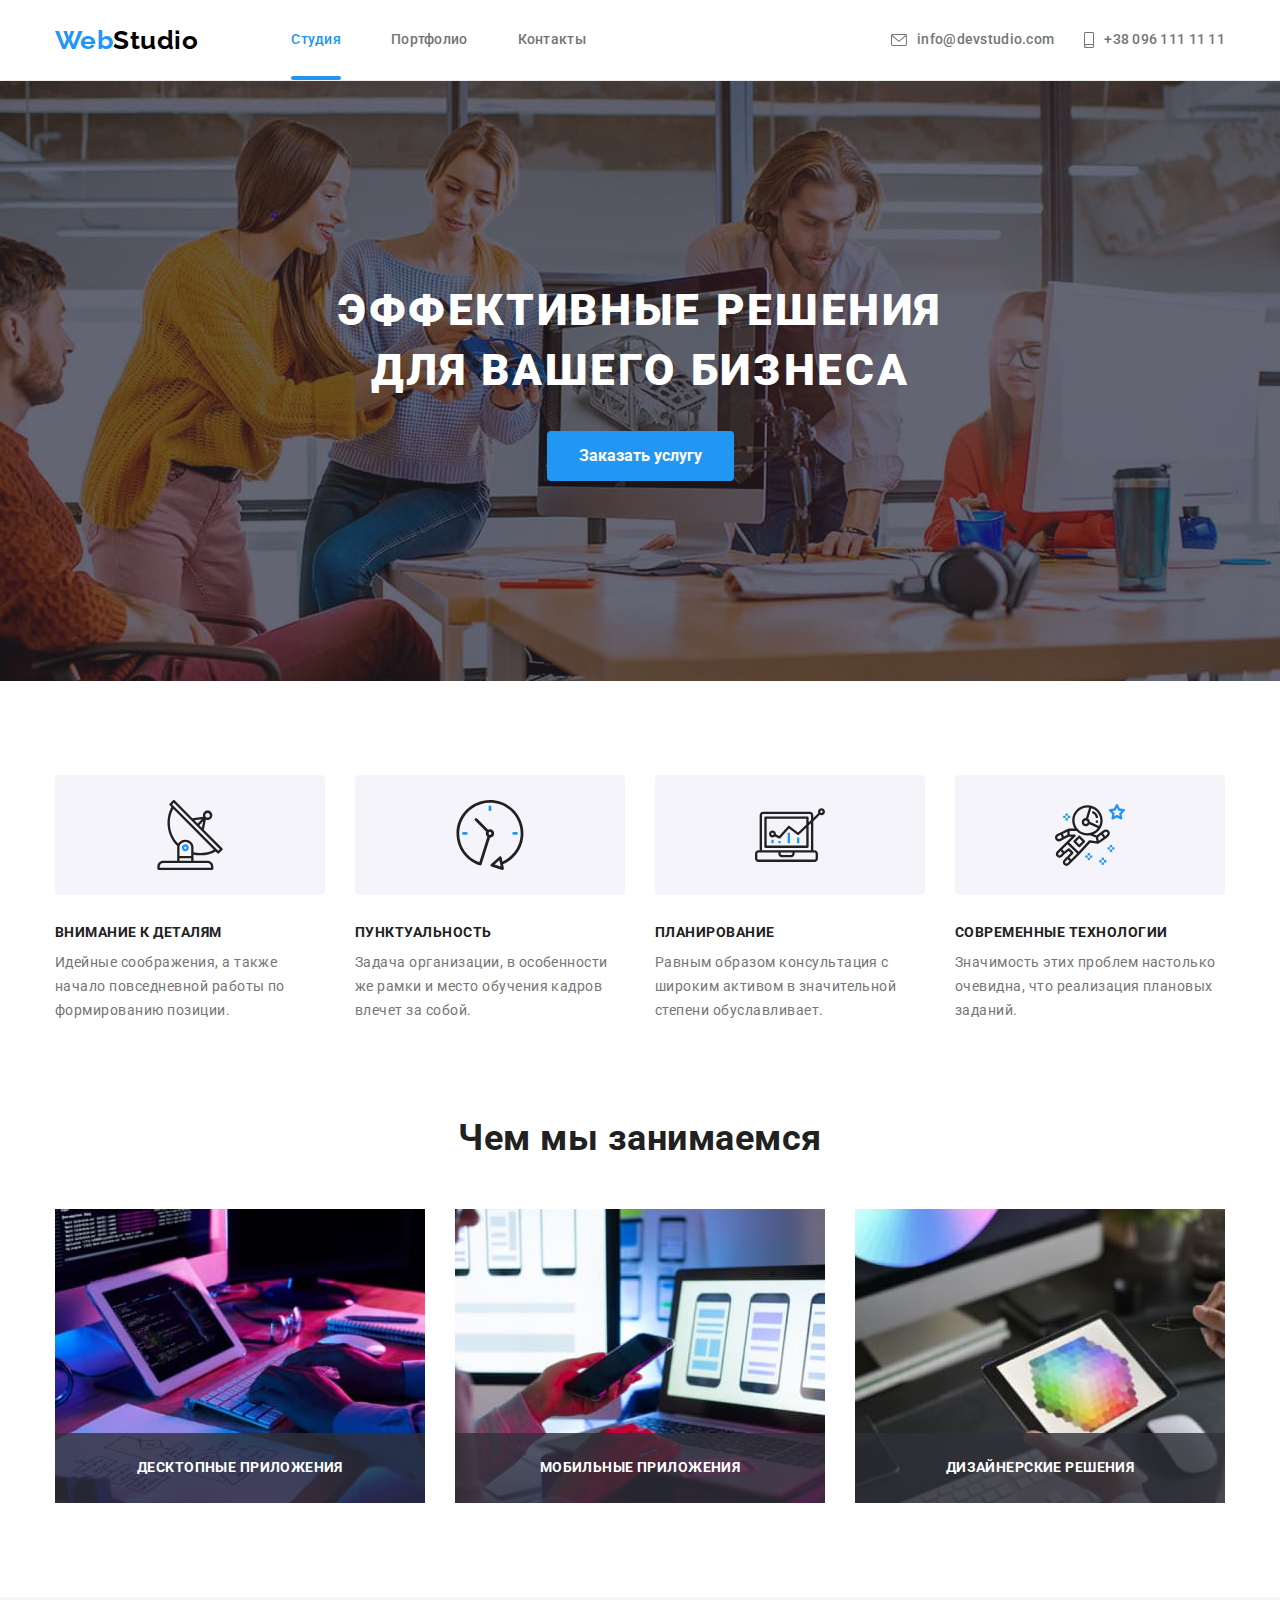
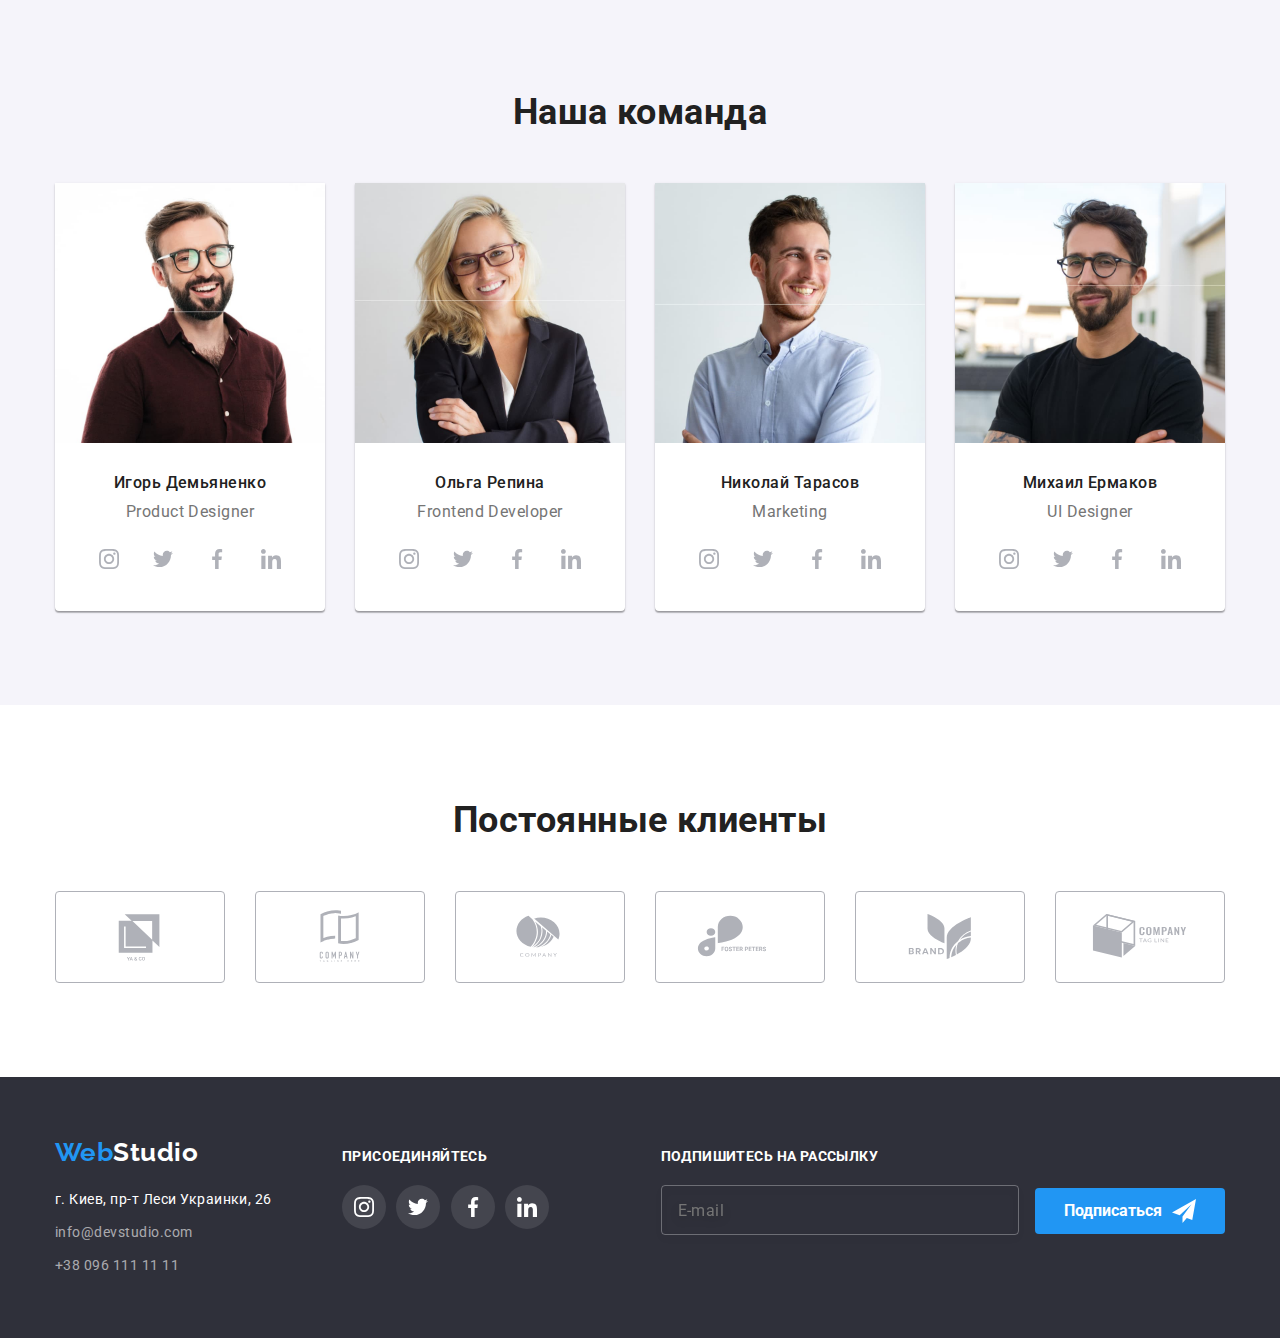
<file: index.html>
<!DOCTYPE html>
<html lang="uk">
<head>
    <meta charset='utf-8'>
    <meta http-equiv='X-UA-Compatible' content='IE=edge'>
    <meta name='viewport' content='width=device-width, initial-scale=1'>
    <title>Студія</title>
    <link rel="preconnect" href="https://fonts.googleapis.com">
    <link rel="preconnect" href="https://fonts.gstatic.com" crossorigin>
    <link href="https://fonts.googleapis.com/css2?family=Raleway:wght@700&family=Roboto:wght@400;500;700;900&display=swap"
    rel="stylesheet">
    <link rel="stylesheet" href="https://cdnjs.cloudflare.com/ajax/libs/modern-normalize/1.1.0/modern-normalize.min.css">
    <link rel="stylesheet" href="./css/main.min.css">
</head>
<body>
    <header class="header">
        <div class="container header__container">
            <nav class="header__nav">
                <a class="logo" href="./">Web<span class="logo-black">Studio</span></a>
                <ul class="header__main-menu">
                    <li><a class="header__menu-item header__menu-item--current" href="./index.html">Студия</a></li>
                    <li><a class="header__menu-item" href="./portfolio.html">Портфолио</a></li>
                    <li><a class="header__menu-item" href="">Контакты</a></li>
                </ul>
            </nav>
            <ul class="header-address">
                <li>
                    <a class="header-address__item" href="info@devstudio.com">
                        <svg width="16" height="12" class="header-address__icon">
                            <use href="./images/icons.svg#envelope"></use>
                        </svg>
                        info@devstudio.com
                    </a>
                </li>
                <li>
                    <a class="header-address__item" href="+380961111111">
                        <svg width="10px" height="16px" class="header-address__icon">
                            <use href="./images/icons.svg#smartphone"></use>
                        </svg>
                        +38 096 111 11 11
                    </a>
                </li>
            </ul>
        </div>
   </header>
    <main>
        <section class="section hero-section">
            <div class="container">
                <h1 class="hero-section__title">Эффективные решения для вашего бизнеса</h1>
                <button data-modal-open class="button-studio" type="button">Заказать услугу</button>
            </div>
        </section>
        <section class="section section-feature">
            <div class="container">
                <h2 class="section-title visually-hidden">Особливості</h2>
                <ul class="section-feature__list">
                    <li class="section-feature__item">
                        <div class="section-feature__thumb">
                            <svg width="70" height="70" class="icon">
                                <use href="./images/icons.svg#antenna"></use>
                            </svg>
                        </div>
                        <h3 class="section-feature__title">Внимание к деталям</h3>
                        <p class="section-feature__text">Идейные соображения, а также начало повседневной работы по формированию позиции.</p>
                    </li>
                    <li class="section-feature__item">
                        <div class="section-feature__thumb">
                            <svg width="70" height="70" class="icon">
                                <use href="./images/icons.svg#clock"></use>
                            </svg>
                        </div>
                        <h3 class="section-feature__title">Пунктуальность</h3>
                        <p class="section-feature__text">Задача организации, в особенности же рамки и место обучения кадров влечет за собой.
                        </p>
                    </li>
                    <li class="section-feature__item">
                        <div class="section-feature__thumb">
                            <svg width="70" height="70" class="icon">
                                <use href="./images/icons.svg#diagram"></use>
                            </svg>
                        </div>
                        <h3 class="section-feature__title">Планирование</h3>
                        <p class="section-feature__text">Равным образом консультация с широким активом в значительной степени обуславливает.
                        </p>
                    </li>
                    <li class="section-feature__item">
                        <div class="section-feature__thumb">
                            <svg width="70" height="70" class="icon">
                                <use href="./images/icons.svg#astronaut"></use>
                            </svg>
                        </div>
                        <h3 class="section-feature__title">Современные технологии</h3>
                        <p class="section-feature__text">Значимость этих проблем настолько очевидна, что реализация плановых заданий.</p>
                    </li>
                </ul>
            </div>
        </section>
        <section class="section section-work">
            <div class="container">
                <h2 class="section-title">Чем мы занимаемся</h2>
                <ul class="section-work__list">
                    <li class="section-work__item">
                        <img src="./images/coding-opt.jpg" alt="Програми" width="370">
                        <p class="section-work__description">Десктопные приложения</p>
                    </li>
                    <li class="section-work__item">
                        <img src="./images/mobile-opt.jpg" alt="Додатки" width="370">
                        <p class="section-work__description">Мобильные приложения</p>
                    </li>
                    <li class="section-work__item">
                        <img src="./images/design-opt.jpg" alt="Дизайн" width="370">
                        <p class="section-work__description">Дизайнерские решения</p>
                    </li>
                </ul>
            </div>
        </section>
        <section class="section section-team">
            <div class="container">
                <h2 class="section-title">Наша команда</h2>
                <ul class="section-team__list">
                    <li class="section-team__item">
                        <img src="./images/igor-opt.jpg" alt="Игорь Демьяненко" width="270">
                        <div class="section-team__member">
                            <h3 class="section-team__name">Игорь Демьяненко</h3>
                            <p class="section-team__role">Product Designer</p>
                            <ul class="social-links">
                                <li class="social-links__item">
                                    <a href="" class="social-link">
                                        <svg width="20" height="20" class="social-icon">
                                            <use href="./images/icons.svg#instagram"></use>
                                        </svg>
                                    </a>
                                </li>
                                <li class="social-links__item">
                                    <a href="" class="social-link">
                                        <svg width="20" height="20" class="social-icon">
                                            <use href="./images/icons.svg#twitter"></use>
                                        </svg>
                                    </a>
                                </li>
                                <li class="social-links__item">
                                    <a href="" class="social-link">
                                        <svg width="20" height="20" class="social-icon">
                                            <use href="./images/icons.svg#facebook"></use>
                                        </svg>
                                    </a>
                                </li>
                                <li class="social-links__item">
                                    <a href="" class="social-link">
                                        <svg width="20" height="20" class="social-icon">
                                            <use href="./images/icons.svg#linkedin"></use>
                                        </svg>
                                    </a>
                                </li>
                            </ul>
                        </div>
                    </li>
                    <li class="section-team__item">
                        <img src="./images/olga-opt.jpg" alt="Ольга Репина" width="270">
                        <div class="section-team__member">
                            <h3 class="section-team__name">Ольга Репина</h3>
                            <p class="section-team__role">Frontend Developer</p>
                            <ul class="social-links">
                                <li class="social-links__item">
                                    <a href="" class="social-link">
                                        <svg width="20" height="20" class="social-icon">
                                            <use href="./images/icons.svg#instagram"></use>
                                        </svg>
                                    </a>
                                </li>
                                <li class="social-links__item">
                                    <a href="" class="social-link">
                                        <svg width="20" height="20" class="social-icon">
                                            <use href="./images/icons.svg#twitter"></use>
                                        </svg>
                                    </a>
                                </li>
                                <li class="social-links__item">
                                    <a href="" class="social-link">
                                        <svg width="20" height="20" class="social-icon">
                                            <use href="./images/icons.svg#facebook"></use>
                                        </svg>
                                    </a>
                                </li>
                                <li class="social-links__item">
                                    <a href="" class="social-link">
                                        <svg width="20" height="20" class="social-icon">
                                            <use href="./images/icons.svg#linkedin"></use>
                                        </svg>
                                    </a>
                                </li>
                            </ul>
                        </div>
                    </li>
                    <li class="section-team__item">
                        <img src="./images/mykola-opt.jpg" alt="Николай Тарасов" width="270">
                        <div class="section-team__member">
                            <h3 class="section-team__name">Николай Тарасов</h3>
                            <p class="section-team__role">Marketing</p>
                            <ul class="social-links">
                                <li class="social-links__item">
                                    <a href="" class="social-link">
                                        <svg width="20" height="20" class="social-icon">
                                            <use href="./images/icons.svg#instagram"></use>
                                        </svg>
                                    </a>
                                </li>
                                <li class="social-links__item">
                                    <a href="" class="social-link">
                                        <svg width="20" height="20" class="social-icon">
                                            <use href="./images/icons.svg#twitter"></use>
                                        </svg>
                                    </a>
                                </li>
                                <li class="social-links__item">
                                    <a href="" class="social-link">
                                        <svg width="20" height="20" class="social-icon">
                                            <use href="./images/icons.svg#facebook"></use>
                                        </svg>
                                    </a>
                                </li>
                                <li class="social-links__item">
                                    <a href="" class="social-link">
                                        <svg width="20" height="20" class="social-icon">
                                            <use href="./images/icons.svg#linkedin"></use>
                                        </svg>
                                    </a>
                                </li>
                            </ul>
                        </div>
                    </li>
                    <li class="section-team__item">
                        <img src="./images/myhaylo-opt.jpg" alt="Михаил Ермаков" width="270">
                        <div class="section-team__member">
                            <h3 class="section-team__name">Михаил Ермаков</h3>
                            <p class="section-team__role">UI Designer</p>
                            <ul class="social-links">
                                <li class="social-links__item">
                                    <a href="" class="social-link">
                                        <svg width="20" height="20" class="social-icon">
                                            <use href="./images/icons.svg#instagram"></use>
                                        </svg>
                                    </a>
                                </li>
                                <li class="social-links__item">
                                    <a href="" class="social-link">
                                        <svg width="20" height="20" class="social-icon">
                                            <use href="./images/icons.svg#twitter"></use>
                                        </svg>
                                    </a>
                                </li>
                                <li class="social-links__item">
                                    <a href="" class="social-link">
                                        <svg width="20" height="20" class="social-icon">
                                            <use href="./images/icons.svg#facebook"></use>
                                        </svg>
                                    </a>
                                </li>
                                <li class="social-links__item">
                                    <a href="" class="social-link">
                                        <svg width="20" height="20" class="social-icon">
                                            <use href="./images/icons.svg#linkedin"></use>
                                        </svg>
                                    </a>
                                </li>
                            </ul>
                        </div>
                    </li>
                </ul>
            </div>
        </section>
        <section class="section section-clients">
            <div class="container">
                <h2 class="section-title">Постоянные клиенты</h2>
                <ul class="section-clients__list">
                    <li class="section-clients__item">
                        <a href="" class="section-clients__link">
                            <svg width="106" height="60" class="icon">
                                <use href="./images/icons.svg#yaco"></use>
                            </svg>
                        </a>
                    </li>
                    <li class="section-clients__item">
                        <a href="" class="section-clients__link">
                            <svg width="106" height="60" class="icon">
                                <use href="./images/icons.svg#taglinehere"></use>
                            </svg>
                        </a>
                    </li>
                    <li class="section-clients__item">
                        <a href="" class="section-clients__link">
                            <svg width="106" height="60" class="icon">
                                <use href="./images/icons.svg#company"></use>
                            </svg>
                        </a>
                    </li>
                    <li class="section-clients__item">
                        <a href="" class="section-clients__link">
                            <svg width="106" height="60" class="icon">
                                <use href="./images/icons.svg#fosterpeters"></use>
                            </svg>
                         </a>
                    </li>
                    <li class="section-clients__item">
                        <a href="" class="section-clients__link">
                            <svg width="106" height="60" class="icon">
                                <use href="./images/icons.svg#brand"></use>
                            </svg>
                        </a>
                    </li>
                    <li class="section-clients__item">
                        <a href="" class="section-clients__link">
                            <svg width="106" height="60" class="icon">
                                <use href="./images/icons.svg#tagline"></use>
                            </svg>
                        </a>
                    </li>
                </ul>
            </div>
        </section>
    </main>
    <footer class="footer">
        <div class="container footer-container">
            <div class="footer__links">
                <a class="logo footer__logo" href="./">Web<span class="logo-white">Studio</span></a>
                <address class="footer-address">
                    <ul>
                        <li><a class="footer-address__item footer-address__item--address" href="https://bit.ly/3pXMvUd" target="_blank" rel="noopener noreferrer">г. Киев,
                                пр-т
                                Леси Украинки, 26</a> </li>
                        <li><a class="footer-address__item footer-address__item--link" href="mailto:info@devstudio.com">info@devstudio.com</a> </li>
                        <li><a class="footer-address__item footer-address__item--tel" href="tel:+380961111111">+38 096 111 11 11</a> </li>
                    </ul>
                </address>
            </div>
            <div class="social">
                <p class="social__invite">присоединяйтесь</p>
                <a href="" class="social__link">
                    <svg width="20" height="20" class="social__icon">
                        <use href="./images/icons.svg#instagram"></use>
                    </svg>
                </a>
                <a href="" class="social__link">
                    <svg width="20" height="20" class="social__icon">
                        <use href="./images/icons.svg#twitter"></use>
                    </svg>
                </a>
                <a href="" class="social__link">
                    <svg width="20" height="20" class="social__icon">
                        <use href="./images/icons.svg#facebook"></use>
                    </svg>
                </a>
                <a href="" class="social__link">
                    <svg width="20" height="20" class="social__icon">
                        <use href="./images/icons.svg#linkedin"></use>
                    </svg>
                </a>
            </div>
            <div class="subscribe">
                <p class="subscribe__invite">Подпишитесь на рассылку</p>
                <form name="subscribe_form" autocomplete="off" action="">
                    <label class="subscribe__lable">
                        <input class="subscribe__input" type="email" name="email" placeholder="E-mail">
                    </label>
                    <button class="button-studio button-studio--subscribe" type="submit">Подписаться
                        <svg width="24" height="24" class="send-icon">
                            <use href="./images/icons.svg#icon-send"></use>
                        </svg>
                    </button>
                </form>
            </div>
        </div>
    </footer>
        <div data-modal class="backdrop is-hidden">
            <div class="modal">
                <button data-modal-close class="button-close" type="button">
                    <svg width="18" height="18" class="close-icon">
                        <use href="./images/icons.svg#close-black-modal"></use>
                    </svg>
                </button>
                    <p class="modal__title">Оставьте свои данные, мы вам перезвоним</p>
                    <form class="form" name="modal_form" autocomplete="off" action="">
                        <div class="form__field">
                            <label class="form__label" for="name">Имя</label>
                            <input class="form__input" type="text" id="name" name="name" placeholder="">
                            <svg class="form__icon" width="18" height="18">
                                <use href="./images/icons.svg#person-black"></use>
                            </svg>
                        </div>                        
                        <div class="form__field">
                            <label class="form__label" for="tel">Телефон</label>
                            <input class="form__input" type="tel" id="tel" name="tel" placeholder="">
                            <svg class="form__icon" width="18" height="18">
                                <use href="./images/icons.svg#phone-black"></use>
                            </svg>
                        </div>
                        <div class="form__field">
                            <label class="form__label" for="email">Почта</label>
                            <input class="form__input" type="email" id="email" name="email" placeholder="">
                            <svg class="form__icon" width="18" height="18">
                                <use href="./images/icons.svg#email-black"></use>
                            </svg>
                        </div>
                        <label class="form__label" for="comment">Комментарий</label>   
                        <textarea class="form__input form__input--textarea" name="comment" id="comment" cols="" rows="" placeholder="Введите текст"></textarea>
                        
                        <label class="modal-checkbox" for="checkbox">
                            <input class="modal-checkbox__input" id="checkbox" type="checkbox" name="agree" value="">
                            <svg class="modal-checkbox__icon" width="16" height="15">
                                <use href="./images/icons.svg#icon-check"></use>
                            </svg>
                            Соглашаюсь с рассылкой и принимаю <span><a class="modal-checkbox__agree" href="">Условия договора</a></span>
                        </label>

                        <button class="button-studio button-studio--modal" type="submit">Отправить</button>
                    </form>
            </div>
        </div>
    <script src="./js/modal.js"></script>
    </body>
</html>
</file>
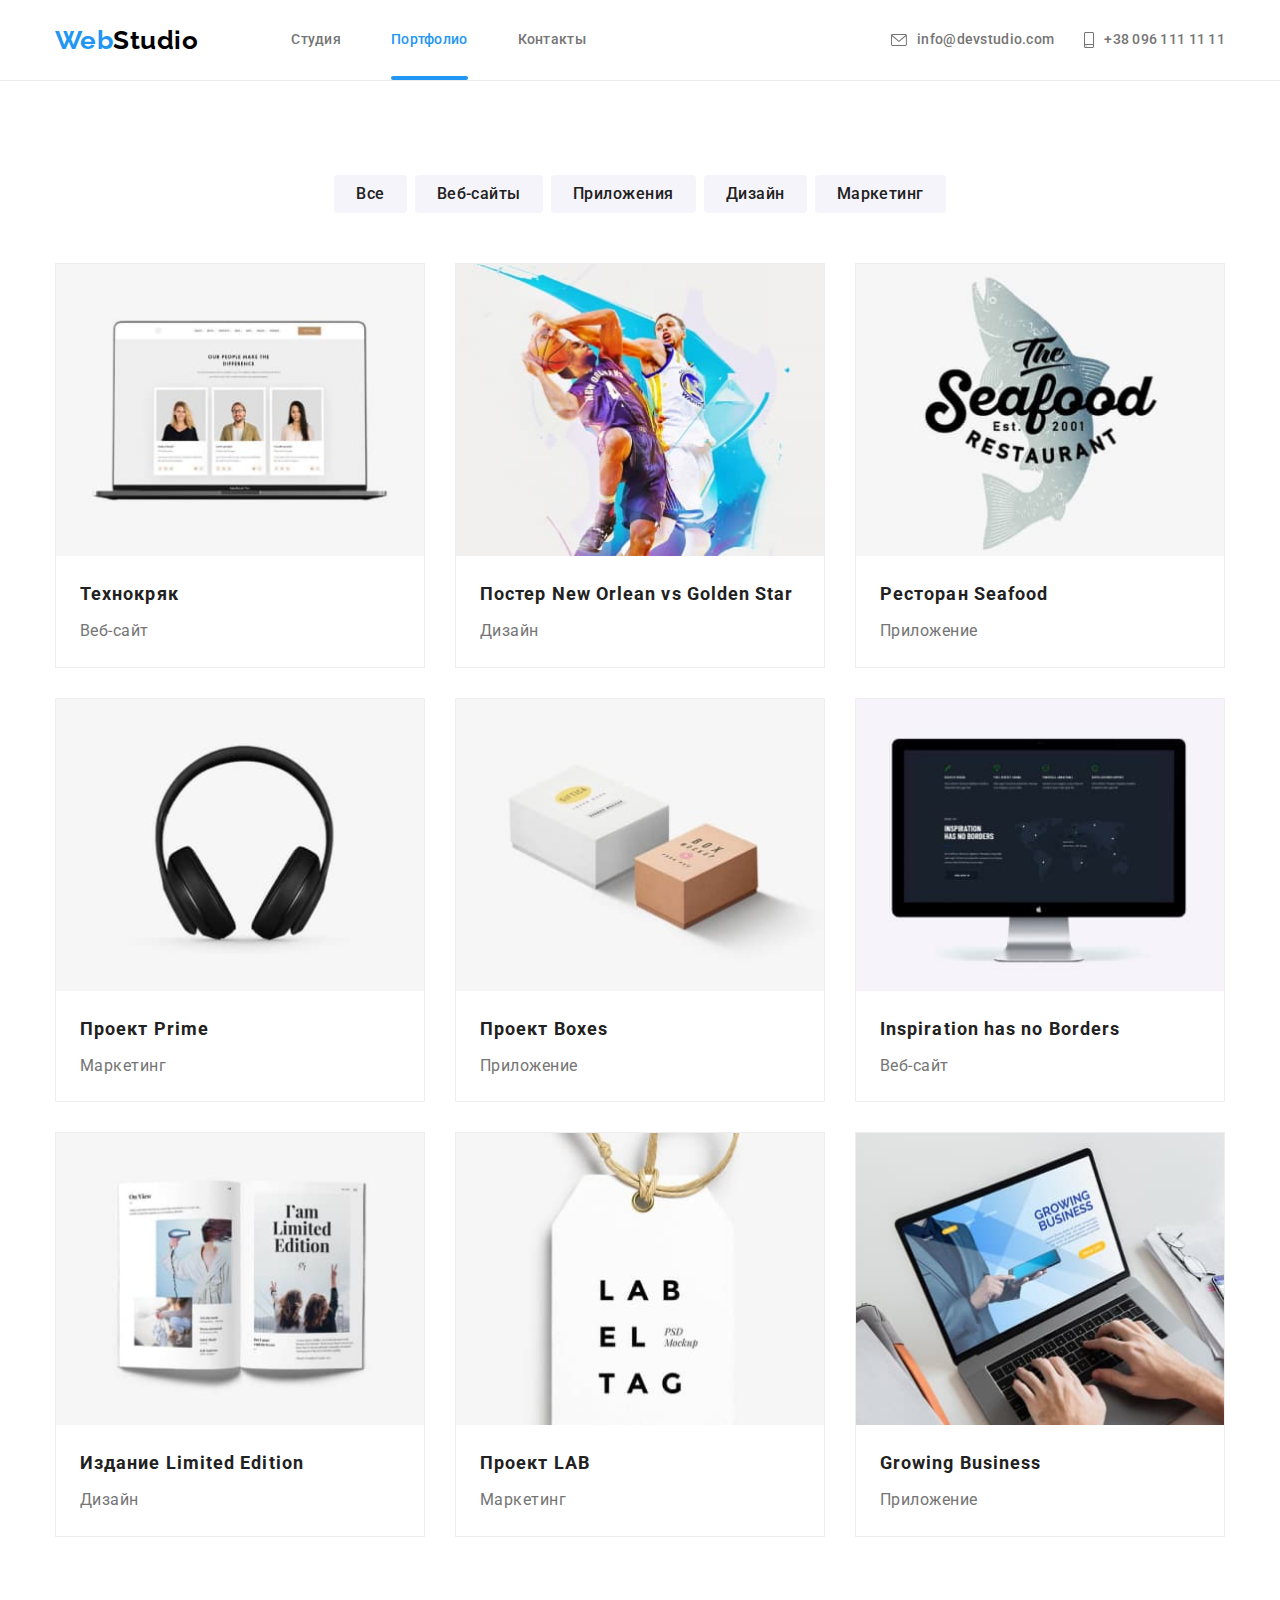
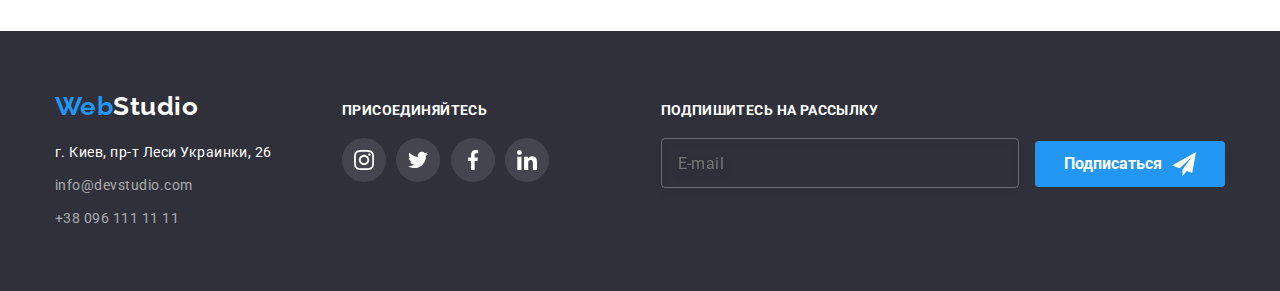
<file: portfolio.html>
<!DOCTYPE html>
<html lang="uk">
<head>
    <meta charset="UTF-8">
    <meta http-equiv="X-UA-Compatible" content="IE=edge">
    <meta name="viewport" content="width=device-width, initial-scale=1.0">
    <title>Портфоліо</title>
    <link rel="preconnect" href="https://fonts.googleapis.com">
    <link rel="preconnect" href="https://fonts.gstatic.com" crossorigin>
    <link href="https://fonts.googleapis.com/css2?family=Raleway:wght@700&family=Roboto:wght@400;500;700;900&display=swap"
    rel="stylesheet">
    <link rel="stylesheet" href="https://cdnjs.cloudflare.com/ajax/libs/modern-normalize/1.1.0/modern-normalize.min.css">
    <link rel="stylesheet" href="./css/main.min.css">

</head>
<body>
    <header class="header">
        <div class="container header__container">
            <nav class="header__nav">
                <a class="logo" href="./">Web<span class="logo-black">Studio</span></a>
                <ul class="header__main-menu">
                    <li><a class="header__menu-item" href="./index.html">Студия</a></li>
                    <li><a class="header__menu-item header__menu-item--current" href="./portfolio.html">Портфолио</a></li>
                    <li><a class="header__menu-item" href="">Контакты</a></li>
                </ul>
            </nav>
            <ul class="header-address">
                <li>
                    <a class="header-address__item" href="info@devstudio.com">
                        <svg width="16" height="12" class="header-address__icon">
                            <use href="./images/icons.svg#envelope"></use>
                        </svg>
                        info@devstudio.com
                    </a>
                </li>
                <li>
                    <a class="header-address__item" href="+380961111111">
                        <svg width="10px" height="16px" class="header-address__icon">
                            <use href="./images/icons.svg#smartphone"></use>
                        </svg>
                        +38 096 111 11 11
                    </a>
                </li>
            </ul>
        </div>
    </header>
    <main>
        <section class="section">
            <div class="container">
                <h1 hidden>Наші роботи</h1>
                <Ul class="filter">
                    <li> <button class="filter__button" type="button">Все</button></li>
                    <li> <button class="filter__button" type="button">Веб-сайты</button></li>
                    <li> <button class="filter__button" type="button">Приложения</button></li>
                    <li> <button class="filter__button" type="button">Дизайн</button></li>
                    <li> <button class="filter__button" type="button">Маркетинг</button></li>
                </Ul>
                <ul class="samples">
                    <li class="samples__item">
                        <a class="samples__link" href="">
                            <div class="samples__thumb">
                            <img src="./images/technocrack-opt.jpg" alt="Технокряк" width="370">
                            <p class="samples__text">Ресурс предлагает комплексные предложения с разным уровнем функционала и сервисов. Все это позволит посетителю получить
                                    исчерпывающие сведения о компании или частном лице.</p>
                            </div>
                            <div class="samples__description">
                                <h2 class="samples__name">Технокряк</h2>
                                <p>Веб-сайт</p>
                            </div>
                        </a>
                    </li>
                    <li class="samples__item">
                        <a class="samples__link" href="">
                            <div class="samples__thumb">
                            <img src="./images/poster-opt.jpg" alt="Постер New Orlean vs Golden Star" width="370">
                            <p class="samples__text">Ресурс предлагает комплексные предложения с разным уровнем функционала и сервисов. Все это
                                позволит посетителю получить исчерпывающие сведения о компании или частном лице.</p>
                            </div>
                            <div class="samples__description">
                                <h2 class="samples__name">Постер New Orlean vs Golden Star</h2>
                                <p>Дизайн</p>
                            </div>
                        </a>
                    </li>
                    <li class="samples__item">
                        <a class="samples__link" href="">
                            <div class="samples__thumb">
                            <img src="./images/restaurant-opt.jpg" alt="Ресторан Seafood" width="370">
                            <p class="samples__text">Ресурс предлагает комплексные предложения с разным уровнем функционала и сервисов. Все это
                                позволит посетителю получить
                                исчерпывающие сведения о компании или частном лице.</p>
                            </div>
                            <div class="samples__description">
                                <h2 class="samples__name">Ресторан Seafood</h2>
                                <p>Приложение</p>
                            </div>
                        </a>
                    </li>
                    <li class="samples__item">
                        <a class="samples__link" href="">
                            <div class="samples__thumb">
                            <img src="./images/prime-opt.jpg" alt="Проект Prime" width="370">
                            <p class="samples__text">Ресурс предлагает комплексные предложения с разным уровнем функционала и сервисов. Все это
                                позволит посетителю получить
                                исчерпывающие сведения о компании или частном лице.</p>
                            </div>
                            <div class="samples__description">
                                <h2 class="samples__name">Проект Prime</h2>
                                <p>Маркетинг</p>
                            </div>
                        </a>
                    </li>
                    <li class="samples__item">
                        <a class="samples__link" href="">
                            <div class="samples__thumb">
                            <img src="./images/boxes-opt.jpg" alt="Проект Boxes" width="370">
                            <p class="samples__text">Ресурс предлагает комплексные предложения с разным уровнем функционала и сервисов. Все это
                                позволит посетителю получить
                                исчерпывающие сведения о компании или частном лице.</p>
                            </div>
                            <div class="samples__description">
                                <h2 class="samples__name">Проект Boxes</h2>
                                <p>Приложение</p>
                            </div>
                        </a>
                    </li>
                    <li class="samples__item">
                        <a class="samples__link" href="">
                            <div class="samples__thumb">
                            <img src="./images/noborders-opt.jpg" alt="Inspiration has no Borders" width="370">
                            <p class="samples__text">Ресурс предлагает комплексные предложения с разным уровнем функционала и сервисов. Все это
                                позволит посетителю получить
                                исчерпывающие сведения о компании или частном лице.</p>
                            </div>
                            <div class="samples__description">
                                <h2 class="samples__name">Inspiration has no Borders</h2>
                                <p>Веб-сайт</p>
                            </div>
                        </a>
                    </li>
                    <li class="samples__item">
                        <a class="samples__link" href="">
                            <div class="samples__thumb">
                            <img src="./images/limitededition-opt.jpg" alt="Издание Limited Edition" width="370">
                            <p class="samples__text">Ресурс предлагает комплексные предложения с разным уровнем функционала и сервисов. Все это
                                позволит посетителю получить
                                исчерпывающие сведения о компании или частном лице.</p>
                            </div>
                            <div class="samples__description">
                                <h2 class="samples__name">Издание Limited Edition</h2>
                                <p>Дизайн</p>
                            </div>
                        </a>
                    </li>
                    <li class="samples__item">
                        <a class="samples__link" href="">
                            <div class="samples__thumb">
                            <img src="./images/lab-opt.jpg" alt="Проект LAB" width="370">
                            <p class="samples__text">Ресурс предлагает комплексные предложения с разным уровнем функционала и сервисов. Все это
                                позволит посетителю получить
                                исчерпывающие сведения о компании или частном лице.</p>
                            </div>
                            <div class="samples__description">
                                <h2 class="samples__name">Проект LAB</h2>
                                <p>Маркетинг</p>
                            </div>
                        </a>
                    </li>
                    <li class="samples__item">
                        <a class="samples__link" href="">
                            <div class="samples__thumb">
                            <img src="./images/growing-opt.jpg" alt="Growing Business" width="370">
                            <p class="samples__text">Ресурс предлагает комплексные предложения с разным уровнем функционала и сервисов. Все это
                                позволит посетителю получить
                                исчерпывающие сведения о компании или частном лице.</p>
                            </div>
                            <div class="samples__description">
                                <h2 class="samples__name">Growing Business</h2>
                                <p>Приложение</p>
                            </div>
                        </a>
                    </li>
                </ul>
            </div>
        </section>
    </main>
    <footer class="footer">
        <div class="container footer-container">
            <div class="footer__links">
                <a class="logo footer__logo" href="./">Web<span class="logo-white">Studio</span></a>
                <address class="footer-address">
                    <ul>
                        <li><a class="footer-address__item footer-address__item--address" href="https://bit.ly/3pXMvUd"
                                target="_blank" rel="noopener noreferrer">г. Киев,
                                пр-т
                                Леси Украинки, 26</a> </li>
                        <li><a class="footer-address__item footer-address__item--link"
                                href="mailto:info@devstudio.com">info@devstudio.com</a> </li>
                        <li><a class="footer-address__item footer-address__item--tel" href="tel:+380961111111">+38 096 111
                                11 11</a> </li>
                    </ul>
                </address>
            </div>
            <div class="social">
                <p class="social__invite">присоединяйтесь</p>
                <a href="" class="social__link">
                    <svg width="20" height="20" class="social__icon">
                        <use href="./images/icons.svg#instagram"></use>
                    </svg>
                </a>
                <a href="" class="social__link">
                    <svg width="20" height="20" class="social__icon">
                        <use href="./images/icons.svg#twitter"></use>
                    </svg>
                </a>
                <a href="" class="social__link">
                    <svg width="20" height="20" class="social__icon">
                        <use href="./images/icons.svg#facebook"></use>
                    </svg>
                </a>
                <a href="" class="social__link">
                    <svg width="20" height="20" class="social__icon">
                        <use href="./images/icons.svg#linkedin"></use>
                    </svg>
                </a>
            </div>
            <div class="subscribe">
                <p class="subscribe__invite">Подпишитесь на рассылку</p>
                <form name="subscribe_form" autocomplete="off" action="">
                    <label class="subscribe__lable">
                        <input class="subscribe__input" type="email" name="email" placeholder="E-mail">
                    </label>
                    <button class="button-studio button-studio--subscribe" type="submit">Подписаться
                        <svg width="24" height="24" class="send-icon">
                            <use href="./images/icons.svg#icon-send"></use>
                        </svg>
                    </button>
                </form>
            </div>
        </div>
    </footer>
</body>
</html>
</file>
<file: css/main.min.css>
.button-studio,.filter__button{font-family:inherit;cursor:pointer;border-radius:4px;text-align:center;border-style:none}*,*::before,*::after{-webkit-box-sizing:inherit;box-sizing:inherit}h1,h2,h3,h4,h5,h6,p,ul,input{margin:0;padding:0}ul{list-style:none}img{display:block;max-width:100%;height:auto}html{-webkit-box-sizing:border-box;box-sizing:border-box}body{margin:0;font-family:"Roboto",sans-serif;font-weight:400;letter-spacing:0.03em;color:#757575;background-color:#fff}.container{width:100%;max-width:1200px;margin:0 auto;padding:0 15px}.section{padding:94px 0}.visually-hidden{position:absolute;width:1px;height:1px;margin:-1px;border:0;padding:0;white-space:nowrap;-webkit-clip-path:inset(100%);clip-path:inset(100%);clip:rect(0 0 0 0);overflow:hidden}.section-title{font-weight:700;font-size:36px;line-height:1.17;text-align:center;color:#212121;margin-bottom:50px}.logo{font-family:"Raleway",sans-serif;font-weight:700;font-size:26px;line-height:1.19;color:#2196F3;text-decoration:none}.logo-black{color:#000}.logo-white{color:#fff}.button-studio{background-color:#2196F3;color:#fff;font-weight:700;font-size:16px;line-height:1.88;padding:10px 32px;-webkit-transition:background-color 250ms cubic-bezier(0.4, 0, 0.2, 1);transition:background-color 250ms cubic-bezier(0.4, 0, 0.2, 1)}.button-studio:hover,.button-studio:focus{background-color:#188CE8}.button-studio--subscribe{display:-webkit-inline-box;display:-ms-inline-flexbox;display:inline-flex;-webkit-box-align:center;-ms-flex-align:center;align-items:center;-webkit-box-pack:center;-ms-flex-pack:center;justify-content:center;-ms-flex-negative:0;flex-shrink:0;padding:8px 29px;margin-left:12px}.button-studio--modal{display:-webkit-box;display:-ms-flexbox;display:flex;margin:auto;padding:10px 56px}.send-icon{margin-left:10px}.filter{display:-webkit-box;display:-ms-flexbox;display:flex;-webkit-box-align:center;-ms-flex-align:center;align-items:center;-webkit-box-pack:center;-ms-flex-pack:center;justify-content:center;margin-bottom:50px;justify-content:center}.filter li+li{margin-left:8px}.filter__button{background-color:#F5F4FA;color:#212121;font-weight:500;font-size:16px;line-height:1.63;letter-spacing:0.03em;padding:6px 22px;-webkit-transition-property:background-color, color, -webkit-box-shadow;transition-property:background-color, color, -webkit-box-shadow;transition-property:background-color, color, box-shadow;transition-property:background-color, color, box-shadow, -webkit-box-shadow;-webkit-transition-duration:250ms;transition-duration:250ms;-webkit-transition-timing-function:cubic-bezier(0.4, 0, 0.2, 1);transition-timing-function:cubic-bezier(0.4, 0, 0.2, 1)}.filter__button:hover,.filter__button:focus,.filter__button:active{background-color:#2196F3;color:#fff;-webkit-box-shadow:0px 3px 1px rgba(0,0,0,0.1),0px 1px 2px rgba(0,0,0,0.08),0px 2px 2px rgba(0,0,0,0.12);box-shadow:0px 3px 1px rgba(0,0,0,0.1),0px 1px 2px rgba(0,0,0,0.08),0px 2px 2px rgba(0,0,0,0.12)}.header{border-bottom-width:1px;border-bottom-style:solid;border-bottom-color:#ECECEC}.header__container,.header__nav,.header__main-menu,.header-address{display:-webkit-box;display:-ms-flexbox;display:flex;-webkit-box-align:center;-ms-flex-align:center;align-items:center;-webkit-box-pack:center;-ms-flex-pack:center;justify-content:center}.header__menu-item,.header-address__item{display:-webkit-box;display:-ms-flexbox;display:flex;-webkit-box-align:center;-ms-flex-align:center;align-items:center;-webkit-box-pack:center;-ms-flex-pack:center;justify-content:center;position:relative;padding-top:32px;padding-bottom:32px;font-weight:500;font-size:14px;line-height:1.14;letter-spacing:0.02em;color:var(--main-headers-color);text-decoration:none;-webkit-transition-property:color, fill;transition-property:color, fill;-webkit-transition-duration:250ms;transition-duration:250ms;-webkit-transition-timing-function:cubic-bezier(0.4, 0, 0.2, 1);transition-timing-function:cubic-bezier(0.4, 0, 0.2, 1)}.header__menu-item--current{color:#2196F3}.header__menu-item--current::after{content:"";position:absolute;left:0;bottom:0;display:block;width:100%;height:4px;background-color:#2196F3;border-radius:2px}.header__main-menu{margin-left:93px}.header__main-menu li+li{margin-left:50px}.header-address{margin-left:auto}.header-address li+li{margin-left:30px}.header-address__icon{margin-right:10px;fill:currentColor}.header__menu-item:hover,.header__menu-item:focus,.header__menu-item:active,.header-address__item:hover,.header-address__item:focus,.header-address__item:active{color:#2196F3;fill:#2196F3}.hero-section{background-color:#C4C4C4;text-align:center;padding:200px 0;background-size:cover;background-position:center;background-image:-webkit-gradient(linear, left top, right top, from(rgba(47,48,58,0.4)), to(rgba(47,48,58,0.4))),url(../images/hero-opt.jpg);background-image:linear-gradient(to right, rgba(47,48,58,0.4), rgba(47,48,58,0.4)),url(../images/hero-opt.jpg);max-width:1600px;min-height:600px;margin-left:auto;margin-right:auto}.hero-section__title{font-weight:900;font-size:44px;line-height:1.36;letter-spacing:0.06em;text-transform:uppercase;color:#fff;max-width:696px;margin:0 auto 30px}.section-feature__list{display:-webkit-box;display:-ms-flexbox;display:flex;-webkit-box-align:center;-ms-flex-align:center;align-items:center;-webkit-box-pack:center;-ms-flex-pack:center;justify-content:center}.section-feature__list li+li{margin-left:30px}.section-feature__item{width:270px}.section-feature__thumb{display:-webkit-box;display:-ms-flexbox;display:flex;-webkit-box-align:center;-ms-flex-align:center;align-items:center;-webkit-box-pack:center;-ms-flex-pack:center;justify-content:center;height:120px;margin-bottom:30px;border-radius:4px;background-color:#F5F4FA}.section-feature__title{font-weight:700;font-size:14px;line-height:1.14;text-transform:uppercase;color:#212121;margin-bottom:10px}.section-feature__text{font-size:14px;line-height:1.71;color:#757575}.section-work{padding-top:0}.section-work__list{display:-webkit-box;display:-ms-flexbox;display:flex;-webkit-box-align:center;-ms-flex-align:center;align-items:center;-webkit-box-pack:center;-ms-flex-pack:center;justify-content:center}.section-work li+li{margin-left:30px}.section-work__item{width:370px;position:relative}.section-work__description{position:absolute;text-align:center;width:100%;height:70px;bottom:0;padding-top:27px;color:#fff;font-weight:700;font-size:14px;line-height:1.14;letter-spacing:0.03em;text-transform:uppercase;background-color:rgba(47,48,58,0.8)}.section-team{background-color:#F5F4FA}.section-team__list{display:-webkit-box;display:-ms-flexbox;display:flex;-webkit-box-align:center;-ms-flex-align:center;align-items:center;-webkit-box-pack:center;-ms-flex-pack:center;justify-content:center}.section-team__list>li+li{margin-left:30px}.section-team__item{width:270px;background-color:#fff;-webkit-box-shadow:0px 1px 3px rgba(0,0,0,0.12),0px 1px 1px rgba(0,0,0,0.14),0px 2px 1px rgba(0,0,0,0.2);box-shadow:0px 1px 3px rgba(0,0,0,0.12),0px 1px 1px rgba(0,0,0,0.14),0px 2px 1px rgba(0,0,0,0.2);border-radius:0px 0px 4px 4px}.section-team__member{padding-top:30px;padding-bottom:30px;text-align:center}.section-team__name{font-weight:500;font-size:16px;line-height:1.19;color:#212121;margin-bottom:10px}.section-team__role{font-size:16px;line-height:1.19;color:#757575;margin-bottom:16px}.social-links{display:-webkit-box;display:-ms-flexbox;display:flex;-webkit-box-align:center;-ms-flex-align:center;align-items:center;-webkit-box-pack:center;-ms-flex-pack:center;justify-content:center}.social-links__item{width:44px;height:44px}.social-links li+li{margin-left:10px}.social-link{display:-webkit-box;display:-ms-flexbox;display:flex;-webkit-box-align:center;-ms-flex-align:center;align-items:center;-webkit-box-pack:center;-ms-flex-pack:center;justify-content:center;width:100%;height:100%;border-radius:50%;fill:#AFB1B8;-webkit-transition-property:background-color, fill;transition-property:background-color, fill;-webkit-transition-duration:250ms;transition-duration:250ms;-webkit-transition-timing-function:cubic-bezier(0.4, 0, 0.2, 1);transition-timing-function:cubic-bezier(0.4, 0, 0.2, 1)}.social-link:hover,.social-link:focus{background-color:#188CE8;fill:#fff}.section-clients__list{display:-webkit-box;display:-ms-flexbox;display:flex;-webkit-box-align:center;-ms-flex-align:center;align-items:center;-webkit-box-pack:center;-ms-flex-pack:center;justify-content:center}.section-clients__list li+li{margin-left:30px}.section-clients__item{width:170px;height:92px}.section-clients__link{display:-webkit-box;display:-ms-flexbox;display:flex;-webkit-box-align:center;-ms-flex-align:center;align-items:center;-webkit-box-pack:center;-ms-flex-pack:center;justify-content:center;width:100%;height:100%;border:1px solid #AFB1B8;border-radius:4px;fill:#AFB1B8;-webkit-transition-property:background-color, fill;transition-property:background-color, fill;-webkit-transition-duration:250ms;transition-duration:250ms;-webkit-transition-timing-function:cubic-bezier(0.4, 0, 0.2, 1);transition-timing-function:cubic-bezier(0.4, 0, 0.2, 1)}.section-clients__link:hover,.section-clients__link:focus{border-color:#2196F3;fill:#2196F3}.footer{background-color:#2F303A;padding-top:60px;padding-bottom:60px}.footer-container{display:-webkit-box;display:-ms-flexbox;display:flex;-webkit-box-align:baseline;-ms-flex-align:baseline;align-items:baseline;-webkit-box-pack:center;-ms-flex-pack:center;justify-content:center}.footer__links{margin-right:70px}.footer__logo{display:block;margin-bottom:20px}.footer-address li+li{margin-top:9px}.footer-address__item{font-style:normal;font-size:14px;line-height:1.71;text-decoration:none;-webkit-transition:color 250ms cubic-bezier(0.4, 0, 0.2, 1);transition:color 250ms cubic-bezier(0.4, 0, 0.2, 1)}.footer-address__item--address{color:#fff}.footer-address__item--link,.footer-address__item--tel{color:rgba(255,255,255,0.6)}.footer-address__item:hover,.footer-address__item:focus{color:#2196F3}.social a+a{margin-left:6px}.social__invite{font-weight:700;font-size:14px;line-height:1.14;letter-spacing:0.03em;text-transform:uppercase;color:#fff;margin-bottom:20px}.social__link{display:inline-block;background-size:44px;background-color:rgba(255,255,255,0.1);border-radius:50%;width:44px;height:44px;-webkit-transition:background-color 250ms cubic-bezier(0.4, 0, 0.2, 1);transition:background-color 250ms cubic-bezier(0.4, 0, 0.2, 1)}.social__link:hover,.social__link:focus{background-color:#188CE8}.social__icon{fill:#fff;margin-left:12px;margin-top:12px}.subscribe{display:inline-block;margin-left:auto}.subscribe__invite{margin-bottom:20px;font-weight:700;font-size:14px;line-height:1.14;letter-spacing:0.03em;text-transform:uppercase;color:#fff}.subscribe__input{width:358px;height:50px;border:1px solid rgba(255,255,255,0.3);-webkit-filter:drop-shadow(0px 4px 4px rgba(0,0,0,0.15));filter:drop-shadow(0px 4px 4px rgba(0,0,0,0.15));border-radius:4px;background-color:inherit;line-height:1.25;letter-spacing:0.03em;color:rgba(255,255,255,0.6);padding-left:16px}.is-hidden{visibility:hidden;opacity:0;pointer-events:none;scale:50%}.backdrop{position:fixed;top:0;left:0;width:100%;height:100%;background-color:rgba(0,0,0,0.2);-webkit-transition-property:scale, opacity, visibility;transition-property:scale, opacity, visibility;-webkit-transition-duration:250ms;transition-duration:250ms;-webkit-transition-timing-function:cubic-bezier(0.4, 0, 0.2, 1);transition-timing-function:cubic-bezier(0.4, 0, 0.2, 1)}.button-close{position:absolute;top:8px;right:8px;width:30px;height:30px;background-color:#fff;border:1px solid rgba(0,0,0,0.1);border-radius:50%;padding-top:6px;cursor:pointer;-webkit-transition:fill 250ms cubic-bezier(0.4, 0, 0.2, 1);transition:fill 250ms cubic-bezier(0.4, 0, 0.2, 1)}.button-close:hover>.close-icon{fill:#2196F3}.modal{position:absolute;top:50%;left:50%;-webkit-transform:translate(-50%, -50%);transform:translate(-50%, -50%);width:528px;height:581px;background-color:#fff;-webkit-box-shadow:0px 1px 3px rgba(0,0,0,0.12),0px 1px 1px rgba(0,0,0,0.14),0px 2px 1px rgba(0,0,0,0.2);box-shadow:0px 1px 3px rgba(0,0,0,0.12),0px 1px 1px rgba(0,0,0,0.14),0px 2px 1px rgba(0,0,0,0.2);border-radius:4px}.modal__title{margin:40px auto 12px auto;font-weight:700;font-size:20px;line-height:23px;text-align:center;letter-spacing:0.03em;color:#212121}.form__field{position:relative}.form__label,.form__input{display:-webkit-box;display:-ms-flexbox;display:flex;padding:0;margin-left:40px;font-size:12px;line-height:1.7;letter-spacing:0.01em}.form__icon{position:absolute;left:52px;top:30px;-webkit-transition:fill 250ms cubic-bezier(0.4, 0, 0.2, 1);transition:fill 250ms cubic-bezier(0.4, 0, 0.2, 1)}.form__input{outline:none;width:448px;height:40px;margin-bottom:10px;border:1px solid rgba(33,33,33,0.2);border-radius:4px;padding-left:42px;-webkit-transition:border-color 250ms cubic-bezier(0.4, 0, 0.2, 1);transition:border-color 250ms cubic-bezier(0.4, 0, 0.2, 1)}.form__input--textarea{resize:none;height:120px;margin-bottom:20px;padding-left:16px;padding-top:12px;line-height:1.17;letter-spacing:0.01em;color:rgba(117,117,117,0.5)}.form__input:focus,.form__input:focus+.form__icon{border-color:#2196F3;fill:#2196F3}.modal-checkbox{display:-webkit-box;display:-ms-flexbox;display:flex;-webkit-box-align:center;-ms-flex-align:center;align-items:center;font-size:14px;line-height:24px;letter-spacing:0.03em;margin-bottom:30px}.modal-checkbox__icon{border:2px solid #212121;border-radius:2px;margin-left:52px;margin-right:8.38px;fill:#fff}.modal-checkbox__agree{color:#2196F3;margin-left:3px}.modal-checkbox__input{appearance:none;-moz-appearance:none;-webkit-appearance:none}.modal-checkbox__input:checked ~ .modal-checkbox__icon{border-color:transparent;background-color:#2196F3}.samples{display:-webkit-box;display:-ms-flexbox;display:flex;-webkit-box-align:center;-ms-flex-align:center;align-items:center;-webkit-box-pack:center;-ms-flex-pack:center;justify-content:center;-ms-flex-wrap:wrap;flex-wrap:wrap}.samples__item{width:370px;margin-right:30px;margin-bottom:30px;border-width:1px;border-style:solid;border-color:#eee;-webkit-transition:-webkit-box-shadow 250ms cubic-bezier(0.4, 0, 0.2, 1);transition:-webkit-box-shadow 250ms cubic-bezier(0.4, 0, 0.2, 1);transition:box-shadow 250ms cubic-bezier(0.4, 0, 0.2, 1);transition:box-shadow 250ms cubic-bezier(0.4, 0, 0.2, 1), -webkit-box-shadow 250ms cubic-bezier(0.4, 0, 0.2, 1)}.samples__item:nth-child(3n){margin-right:0}.samples__item:nth-last-child(-n+3){margin-bottom:0}.samples__item:hover,.samples__item:focus{-webkit-box-shadow:0px 1px 1px rgba(0,0,0,0.12),0px 4px 4px rgba(0,0,0,0.06),1px 4px 6px rgba(0,0,0,0.16);box-shadow:0px 1px 1px rgba(0,0,0,0.12),0px 4px 4px rgba(0,0,0,0.06),1px 4px 6px rgba(0,0,0,0.16)}.samples__item:hover .samples__text,.samples__item:focus .samples__text{-webkit-transform:translateY(-100%);transform:translateY(-100%)}.samples__link{text-decoration:none}.samples__thumb{position:relative;overflow:hidden}.samples__text{position:absolute;border:0px, solid;color:#fff;background-color:rgba(33,150,243,0.9);font-size:18px;line-height:1.55;padding:63px 24px;-webkit-transition:-webkit-transform 250ms cubic-bezier(0.4, 0, 0.2, 1);transition:-webkit-transform 250ms cubic-bezier(0.4, 0, 0.2, 1);transition:transform 250ms cubic-bezier(0.4, 0, 0.2, 1);transition:transform 250ms cubic-bezier(0.4, 0, 0.2, 1), -webkit-transform 250ms cubic-bezier(0.4, 0, 0.2, 1)}.samples__description{padding:20px 24px;font-size:16px;line-height:1.88;letter-spacing:0.03em;color:#757575}.samples__name{font-weight:700;font-size:18px;line-height:2;letter-spacing:0.06em;color:#212121;margin-bottom:4px}
/*# sourceMappingURL=main.min.css.map */
</file>
